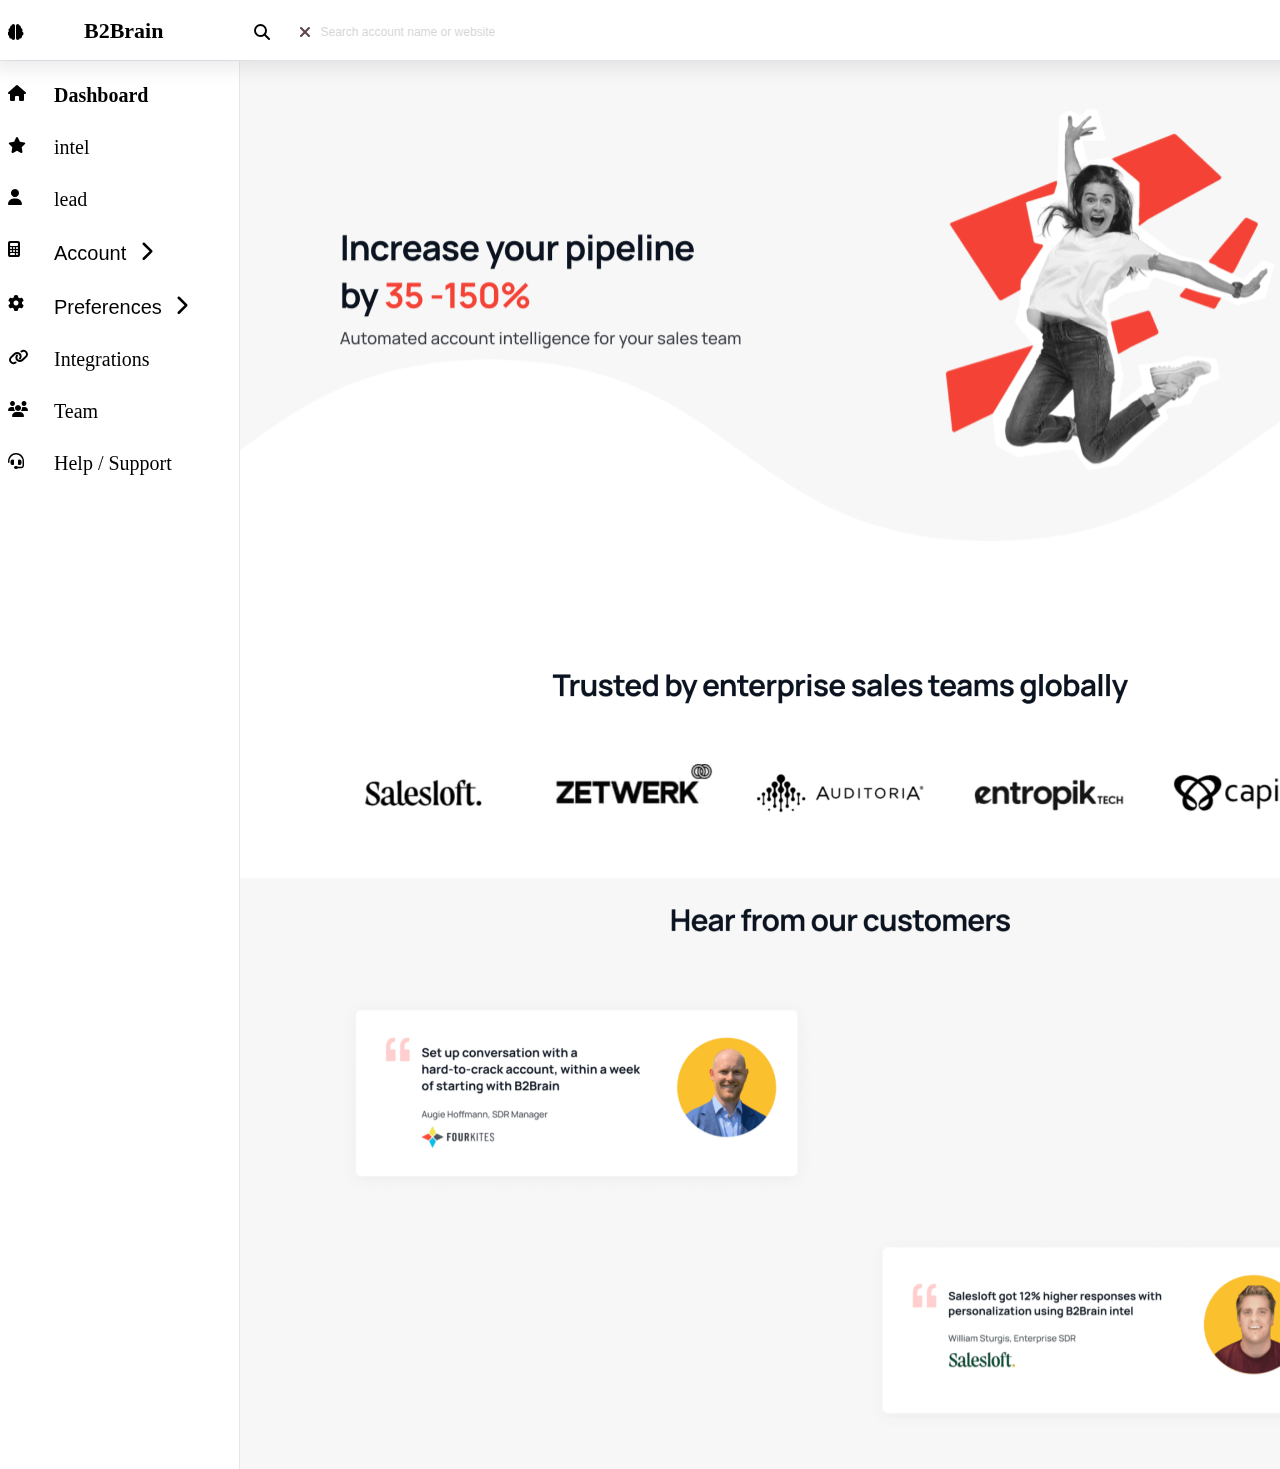
<file: index.html>
<!DOCTYPE html>
<html lang="en">
<head>
    <meta charset="UTF-8">
    <meta http-equiv="X-UA-Compatible" content="IE=edge">
    <meta name="viewport" content="width=device-width, initial-scale=1.0">
    <title>Dashboard</title>
    <link rel="stylesheet" href="style.css">
     <link rel="stylesheet" href="https://cdnjs.cloudflare.com/ajax/libs/font-awesome/6.2.0/css/all.min.css"></link> 
</head>
<body>
    <div class="header-base">
        
        <header id="logo"> B2Brain </header>
        <span id="company" ><i class="fa-solid fa-brain"></i></span>
       
        <i class="fa-solid fa-magnifying-glass se"></i> <input type="search" name="" id="searchvalue" class="search"  value="" placeholder="Search account name or website"><i class="fa-solid fa-xmark xmark" id="xmark"></i>
    </div>
    <div class="sidebar">
        <div class="sidenav">
            <i class="fa-solid fa-house"></i><a href="" id="head">Dashboard</a>
            <i class="fa-solid fa-star"></i><a href="">intel</a>
            <i class="fa-solid fa-user"></i><a href="">lead</a>
            
            <i class="fa-solid fa-calculator"></i><button class="dropdown-btn">Account
                <i class="fa-solid fa-chevron-right arrow"></i>
            </button>
            <div class="dropdown-container">
                <a href="">Manage all</a>
                <a href="">Track new accounts</a>
                <a href="">Bulk Import</a>
            </div>
            <i class="fa-solid fa-gear"></i><button class="dropdown-btn">Preferences
                <i class="fa-solid fa-chevron-right arrow"></i></i>
              </button>
              <div class="dropdown-container">
                <a href="">Product Focus</a>
                <a href="">Intel Preferences</a>
                <a href="">Lead Personal</a>
              </div>

    
<i class="fa-solid fa-link"></i><a href="">Integrations</a>
<i class="fa-solid fa-users"></i><a href="">Team</a>
<i class="fa-solid fa-headset"></i></i><a href="">Help / Support</a>
</div> 
</div>
    <div class="img">
       
    </div>
    <div class="secondimg">

    </div>
    <div class="img3">
        
    </div>

</body>
<script src="index.js"></script>
</html>
</file>
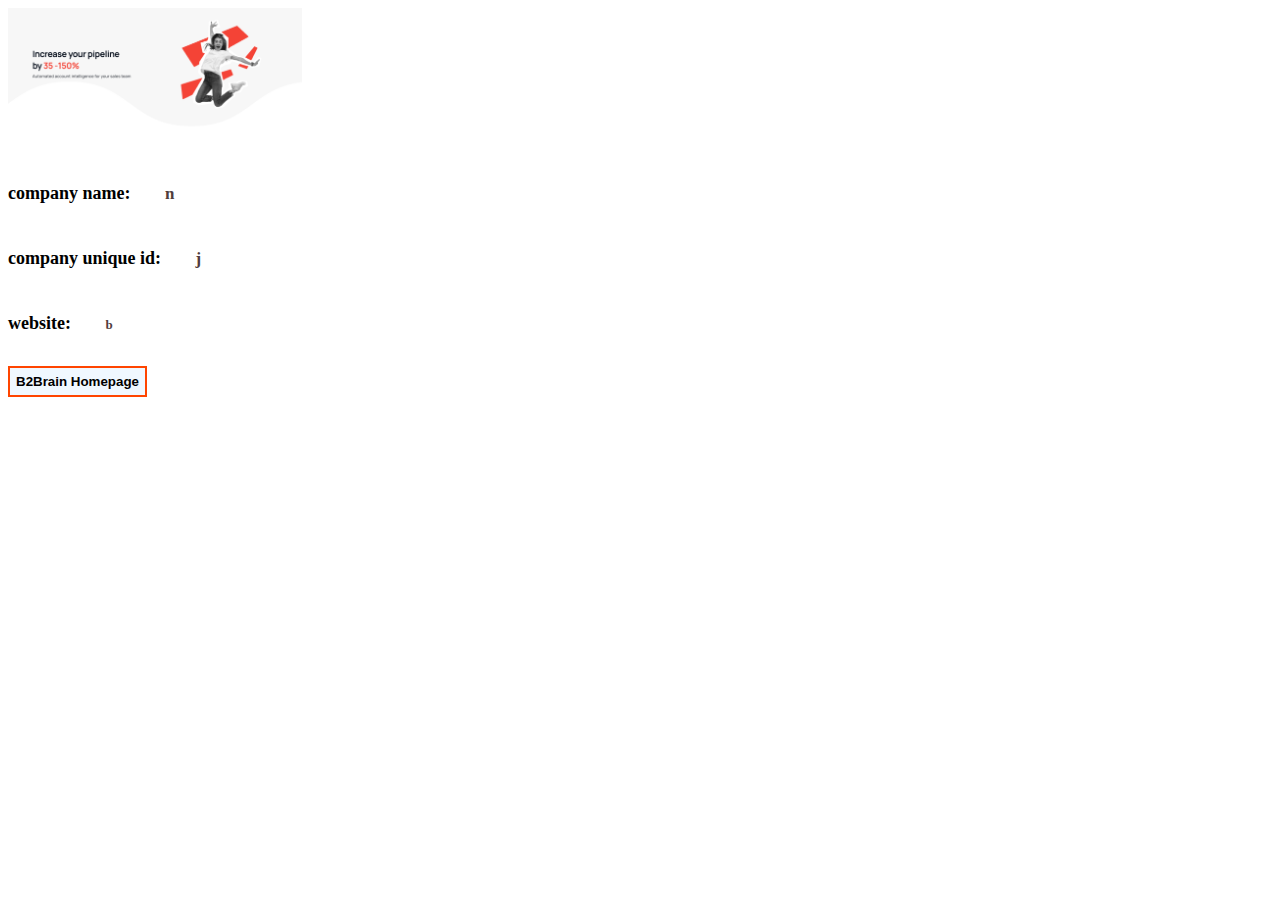
<file: company.html>
<!DOCTYPE html>
<html lang="en">
<head>
    <meta charset="UTF-8">
    <meta http-equiv="X-UA-Compatible" content="IE=edge">
    <meta name="viewport" content="width=device-width, initial-scale=1.0">
    <title>Dashboard</title>
   <link rel="stylesheet" href="company.css">
</head>
<body>
    <div class="cimage">
<img src="hero-image.png" alt="" id="img">
    </div>
<div class="items">

<p>company name: <span id="name">n</span></p>
<p>company unique id: <span id="uniqueid">j</span></p>
<p>website: <a href="" id="clin">b</a></p>



</div>
<button id="hbtn" onclick="homepage()"> B2Brain Homepage</button>
    
</body>
<script src="company.js"></script>
</html>
</file>
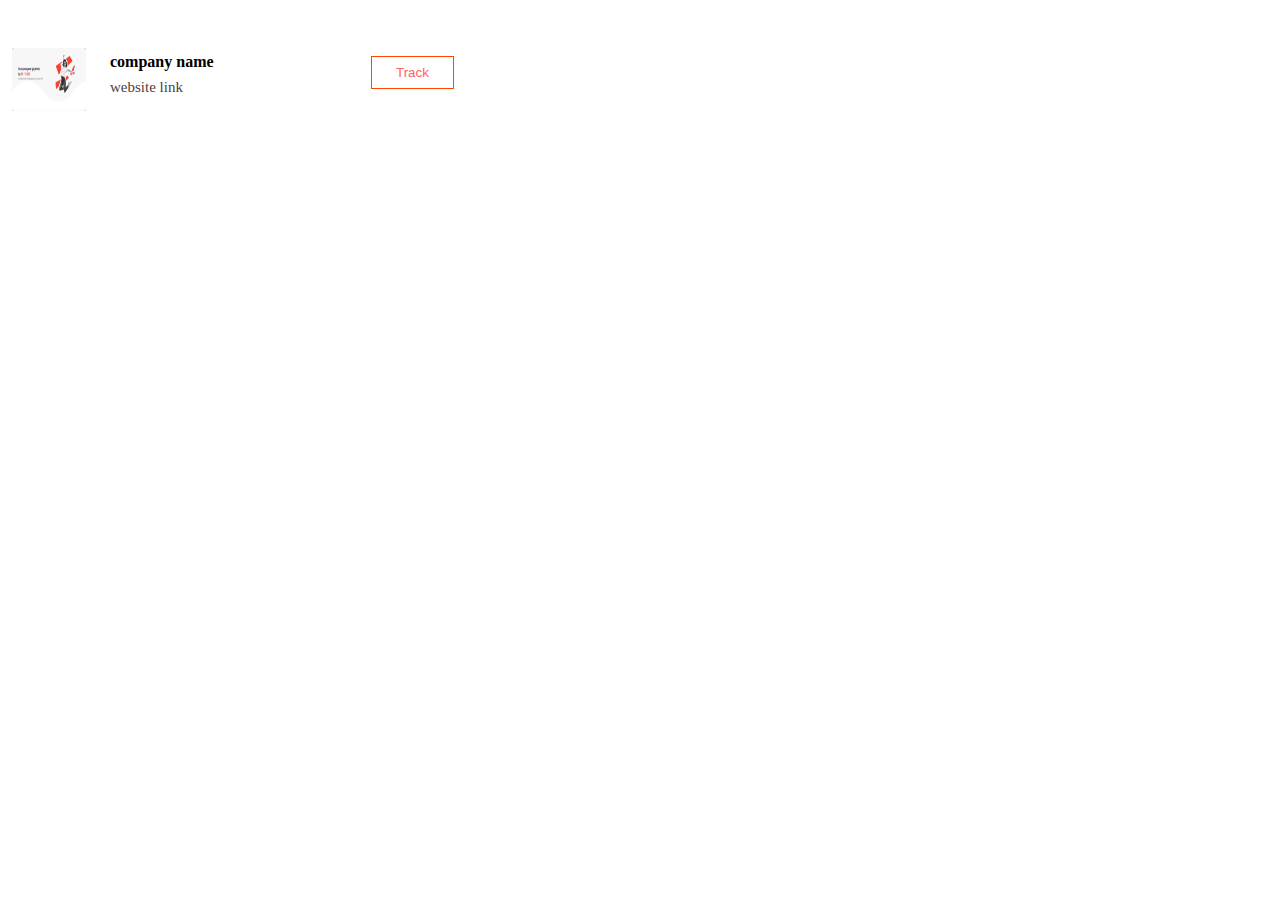
<file: content.html>
<!DOCTYPE html>
<html lang="en">
<head>
    <meta charset="UTF-8">
    <meta http-equiv="X-UA-Compatible" content="IE=edge">
    <meta name="viewport" content="width=device-width, initial-scale=1.0">
    <title>Dashboard</title>
    <link rel="stylesheet" href="content.css">
   
</head>
<body>


<div class="card">
<img src="hero-image.png" alt="" id="company-logo">
<header id="head">
    company name
</header>
<a href="" id="links" >website link</a>

</div>

<button id="btn" >Track</button>



    
</body>
<script src="company.js"></script>
</html>
</file>
<file: style.css>
*{
    margin: 0;padding: 0;
    overflow-x: hidden;
}
.sidebar{
    position: fixed;
width: 239px;
height: 1466px;
left: 0px;
top: 61px;
background: #FFFFFF;
box-shadow: 4px 0px 16px rgba(30, 30, 30, 0.08);

}
body{
  

background: #EFF3F9;
}
.header-base{
    position: fixed;
    width: 1440px;
    height: 60px;
    left: 0px;
    top: 0;
    background: #FFFFFF;
    box-shadow: 4px 0px 16px 10px rgba(30, 30, 30, 0.08);
   
z-index: 23;

}
.search{
   
  position: fixed;
  width: 265.13px;
  height: 22px;
  left: 320.5px;
  top: 21px;
  font-style: normal;
  font-weight: 400;
  line-height: 22px;
  border-style: none;
  opacity: 0.3;
  font-size: 12px;;
opacity: 0.3;
cursor: pointer;
}
#logo{
  position: absolute;
  width: 121px;
  height: 30px;
  left: 84px;
  top: 16px;
  font-style: normal;
  font-weight: 700;
  font-size: 22px;
  line-height: 30px;
  color: #000000;
   
}
.img{
    position: absolute;
    width: 1200px;
    height: 568.53px;
    left: 240px;
    top: 61px;
background: url("hero-image.png");
}
.secondimg{
    position: absolute;
width: 1200px;
height: 250px;
left: 240px;
top: 629px;
background: url("image2.png");
}
.img3{
    position: absolute;
width: 1200px;
height: 590.83px;
left: 240px;
top: 878px;

background: url("image3.png");
}


.item a{
    display: block;
    margin: 0.1rem 4rem ;
    text-decoration: none;
    color: #000000;

}

#head{
    font-weight: bold;
}




.fa-solid{
    font-weight: 900;
position: relative;
margin: 0rem 0.5rem;


top: 24px;
}


.se{
    left: 210px;
}
#id{
        font-weight: bold;
        position: relative;
        top: 18px;
}

.sidenav a, .dropdown-btn {
    padding: 6px 8px 6px 16px;
text-decoration: none;
font-size: 20px;
display: block;
border: none;
background: none;
width: 100%;
text-align: left;
cursor: pointer;
outline: none;
color: black;
margin: rem 2rem;
margin-top: -3px;
margin-left: 38px;
  }
  

  .sidenav a:hover, .dropdown-btn:hover {
    background-color: #d8dde5;
    color: #040303;
    border-radius: 1rem;
  }
  
  
  .main {
    margin-left: 200px; 
    font-size: 20px; 
    padding: 0px 10px;
  }
  
  
  .active {
    background: #FFFFFF;
    color: rgb(10, 9, 9);
  }
  
 
  .dropdown-container {
    display: none;
    background: #FFFFFF;
    padding-left: 8px;
    
  }
  .dropdown-container a{
    font-size: 15px;
  }
  
  
  .arrow{
    position: relative;
top: 2px;
  }
  .xmark{
    position: relative;
left: 219px;
color: #5b4545;
  }
</file>
<file: company.css>
.items p {
    font-size: large;
    font-weight: bold;
    line-height: 47px;
 }
 #img{
    width: 23vw;
    height: auto;
 }
 .items a{
   
    text-decoration: none;
    color: #513d3d;
    font-size: 13px;
    margin-left: 30px;
 }
 span{
    text-decoration: none;
    color: #513d3d;
    font-size: 17px;
    margin-left: 30px;
 }
 #hbtn {
   color: black;
background: aliceblue;
border: 2px solid;
border-color: orangered;
padding: 6px;
font-weight: bold;
cursor: pointer;
}
</file>
<file: content.css>
.card{
    position: absolute;
width: 347px;
height: 50px;
left: 12px;
top: 55px;


}
header{
    position: relative;
top: -2px;
left: 98px;
font-weight: bold;
}
a{
    
    text-decoration: none;
    position: relative;
    top: 5px;
    left: 98px;
    font-size: 15px;
    color: #514040;
    cursor: pointer;
}
img{
    position: absolute;
    border-radius: 2px;
    width: 74px;
    height: 63px;
    background-color: #DF3B3B;
    top: -7px;
}
#btn {
    position: absolute;
    left: 371px;
    top: 56px;
    padding: 8px 24px;
    border: 1px solid orangered;
    background-color: white;
    cursor: pointer;
    color: #FF6059;
}
</file>
